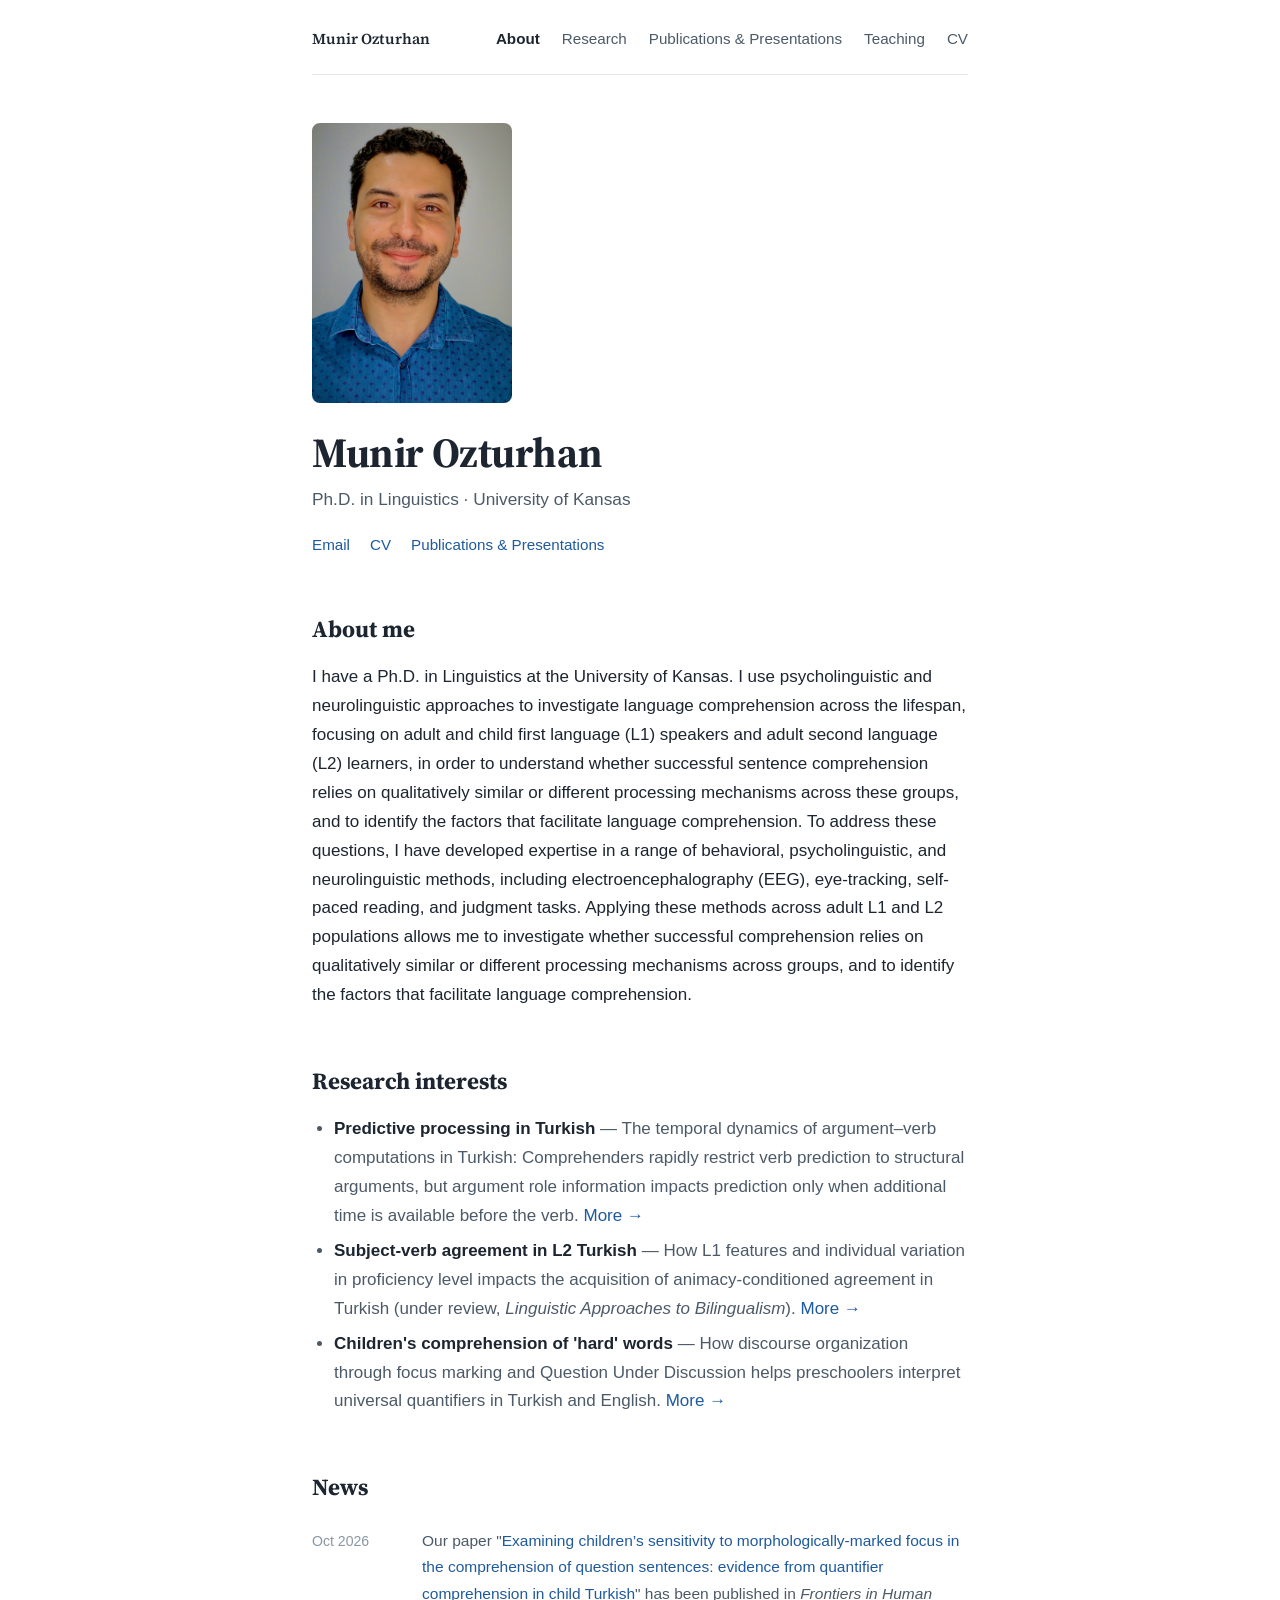
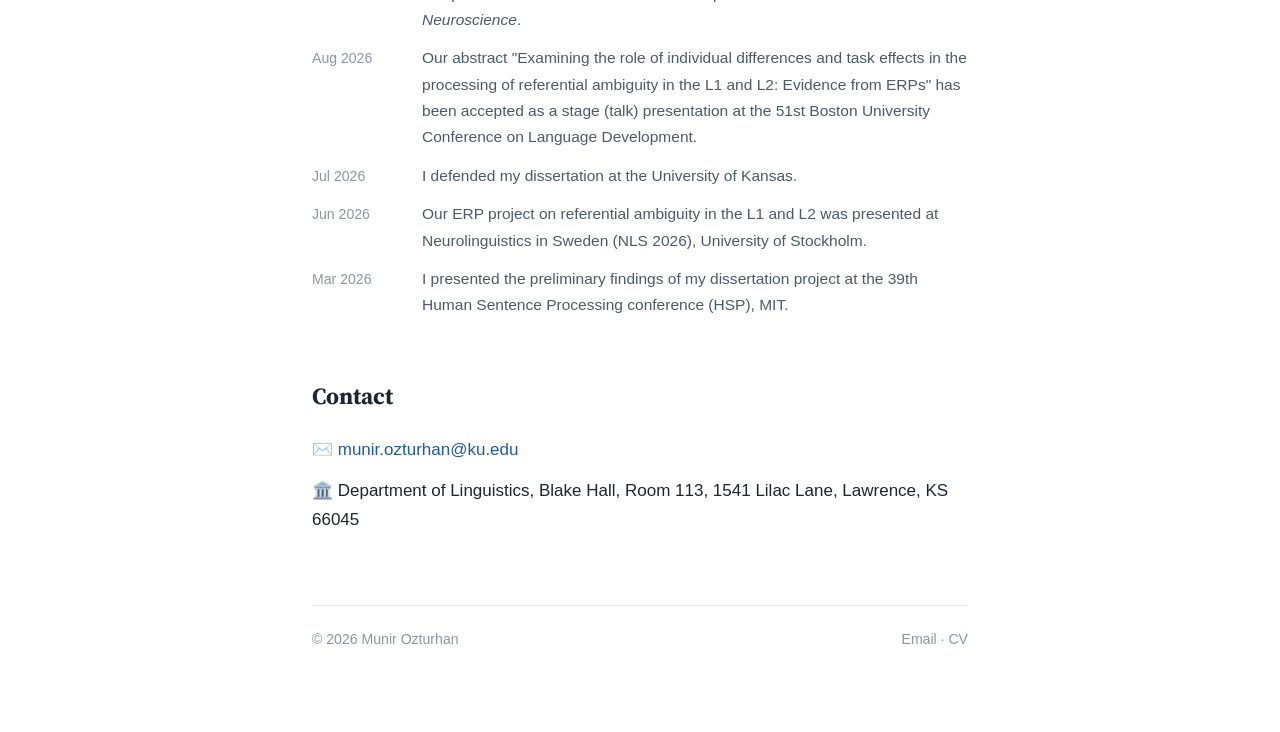
<file: index.html>
<!DOCTYPE html>
<html lang="en">
<head>
<meta charset="UTF-8">
<meta name="viewport" content="width=device-width, initial-scale=1.0">
<title>Munir Ozturhan</title>
<meta name="description" content="Munir Ozturhan — Ph.D. in Linguistics at the University of Kansas">
<link rel="preconnect" href="https://fonts.googleapis.com">
<link rel="preconnect" href="https://fonts.gstatic.com" crossorigin>
<link href="https://fonts.googleapis.com/css2?family=Source+Serif+4:wght@600;700&display=swap" rel="stylesheet">
<link rel="stylesheet" href="style.css">
</head>
<body>
<div class="page">

<nav class="top" aria-label="Main navigation">
  <a class="home" href="index.html">Munir Ozturhan</a>
  <a href="index.html" aria-current="page">About</a>
  <a href="research.html">Research</a>
  <a href="publications.html">Publications & Presentations</a>
  <a href="teaching.html">Teaching</a>
  <a href="cv.html">CV</a>
</nav>


<header class="identity">
  <img class="photo" src="Munir - Photo for website.jpg" alt="Munir Ozturhan">
  <h1>Munir Ozturhan</h1>
  <p class="role">Ph.D. in Linguistics · University of Kansas</p>
  <div class="link-row">
    <a href="mailto:munir.ozturhan@ku.edu">Email</a>
    <a href="cv.html">CV</a>
    <a href="publications.html">Publications & Presentations</a>
  </div>
</header>




<h2 id="about">About me</h2>
<p>
I have a Ph.D. in Linguistics at the University of Kansas. I use psycholinguistic and neurolinguistic approaches to investigate language comprehension across the lifespan, 
focusing on adult and child first language (L1) speakers and adult second language (L2) learners, 
in order to understand whether successful sentence comprehension relies on qualitatively similar or different processing mechanisms across these groups, 
and to identify the factors that facilitate language comprehension. 
To address these questions, I have developed expertise in a range of behavioral, psycholinguistic, and neurolinguistic methods, including electroencephalography (EEG), 
eye-tracking, self-paced reading, and judgment tasks. 
Applying these methods across adult L1 and L2 populations allows me to investigate whether successful comprehension relies on qualitatively similar or different processing mechanisms across groups, 
and to identify the factors that facilitate language comprehension. 
</p>

<h2 id="focus">Research interests</h2>
<ul class="disc">
  <li><strong>Predictive processing in Turkish</strong> — The temporal dynamics of argument–verb computations
      in Turkish: Comprehenders rapidly restrict verb prediction to structural arguments, but
      argument role information impacts prediction only when additional time is available before the
      verb. <a href="research.html#dissertation">More →</a></li>
  <li><strong>Subject-verb agreement in L2 Turkish</strong> — How L1 features and individual variation in proficiency level impacts the acquisition of
      animacy-conditioned agreement in Turkish (under review, <em>Linguistic Approaches to
      Bilingualism</em>). <a href="research.html#feature-reassembly">More →</a></li>
  <li><strong>Children's comprehension of 'hard' words </strong> — How discourse organization through focus marking and Question Under Discussion helps preschoolers interpret
      universal quantifiers in Turkish and English. <a href="research.html#child-quantifiers">More →</a></li>
</ul>

<h2 id="news">News</h2>
<ul class="plain news">
  <li>
  <time datetime="2026-10">Oct 2026</time>
  <p>Our paper "<a href="https://doi.org/10.3389/fnhum.2026.1914200" target="_blank" rel="noopener">Examining children’s sensitivity to morphologically-marked focus in the comprehension of question sentences: evidence from quantifier comprehension in child Turkish</a>" has been published in <em>Frontiers in Human Neuroscience</em>.</p>
</li>
  <li><time datetime="2026-08">Aug 2026</time><p>Our abstract "Examining the role of individual differences and task effects in the processing of referential ambiguity in the L1 and L2: Evidence from ERPs" has been accepted as a stage (talk) presentation at the 51st Boston University Conference on Language Development.</p></li>
  <li><time datetime="2026-07">Jul 2026</time><p>I defended my dissertation at the University of Kansas.</p></li>
  <li><time datetime="2026-06">Jun 2026</time><p>Our ERP project on referential ambiguity in the L1 and L2 was presented at Neurolinguistics in Sweden (NLS 2026), University of Stockholm.</p></li>
  <li><time datetime="2026-03">Mar 2026</time><p>I presented the preliminary findings of my dissertation project at the 39th Human Sentence Processing conference (HSP), MIT.</p></li>
</ul>

<h2 id="contact">Contact</h2>
<ul class="plain">
  <li>✉️ <a href="mailto:munir.ozturhan@ku.edu">munir.ozturhan@ku.edu</a></li>
  <li>🏛️ Department of Linguistics, Blake Hall, Room 113, 1541 Lilac Lane, Lawrence, KS 66045</li>
</ul>

<footer>
  <span>© 2026 Munir Ozturhan</span>
  <span><a href="mailto:munir.ozturhan@ku.edu">Email</a> · <a href="cv.html">CV</a></span>
</footer>

</div>
</body>
</html>
</file>
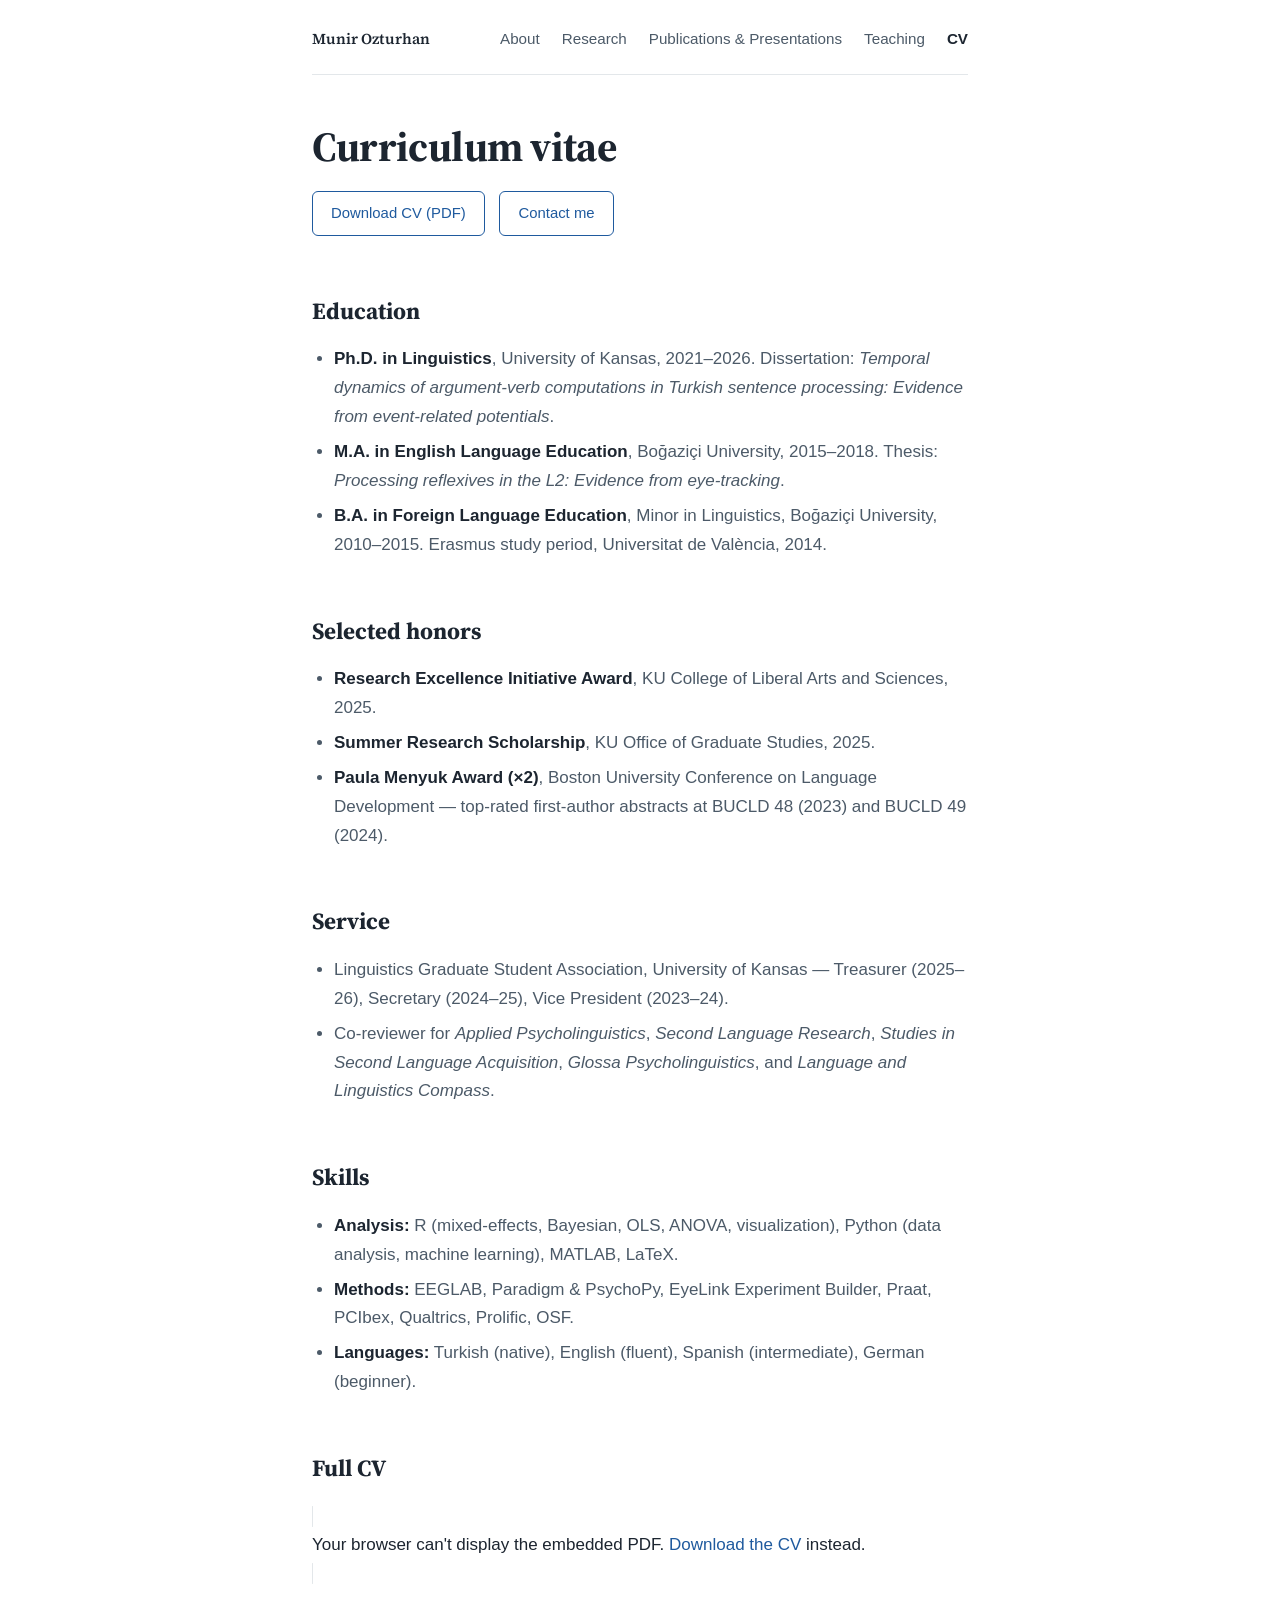
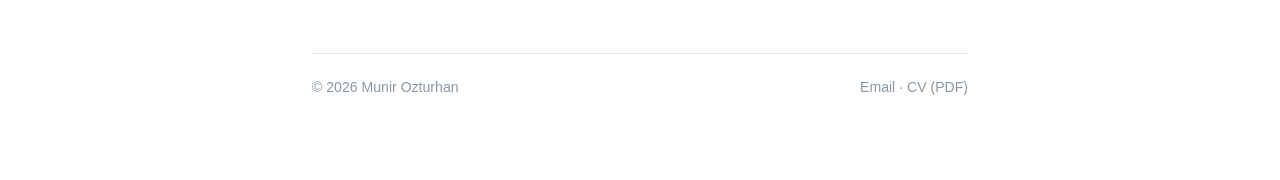
<file: cv.html>
<!DOCTYPE html>
<html lang="en">
<head>
<meta charset="UTF-8">
<meta name="viewport" content="width=device-width, initial-scale=1.0">
<title>CV — Munir Ozturhan</title>
<meta name="description" content="Curriculum vitae of Munir Ozturhan.">
<link rel="preconnect" href="https://fonts.googleapis.com">
<link rel="preconnect" href="https://fonts.gstatic.com" crossorigin>
<link href="https://fonts.googleapis.com/css2?family=Source+Serif+4:wght@600;700&display=swap" rel="stylesheet">
<link rel="stylesheet" href="style.css">
</head>
<body>
<div class="page">

<nav class="top" aria-label="Main navigation">
  <a class="home" href="index.html">Munir Ozturhan</a>
  <a href="index.html">About</a>
  <a href="research.html">Research</a>
  <a href="publications.html">Publications & Presentations</a>
  <a href="teaching.html">Teaching</a>
  <a href="cv.html" aria-current="page">CV</a>
</nav>

<h1>Curriculum vitae</h1>

<p style="margin-top:16px;">
  <a class="btn" href="Munir_Ozturhan_CV.pdf" download>Download CV (PDF)</a>
  <a class="btn" href="mailto:munir.ozturhan@ku.edu">Contact me</a>
</p>

<h2>Education</h2>
<ul class="disc">
  <li><strong>Ph.D. in Linguistics</strong>, University of Kansas, 2021–2026. Dissertation:
      <em>Temporal dynamics of argument-verb computations in Turkish sentence processing:
      Evidence from event-related potentials</em>.</li>
  <li><strong>M.A. in English Language Education</strong>, Boğaziçi University, 2015–2018.
      Thesis: <em>Processing reflexives in the L2: Evidence from eye-tracking</em>.</li>
  <li><strong>B.A. in Foreign Language Education</strong>, Minor in Linguistics, Boğaziçi
      University, 2010–2015. Erasmus study period, Universitat de València, 2014.</li>
</ul>

<h2>Selected honors</h2>
<ul class="disc">
  <li><strong>Research Excellence Initiative Award</strong>, KU College of Liberal Arts and Sciences, 2025.</li>
  <li><strong>Summer Research Scholarship</strong>, KU Office of Graduate Studies, 2025.</li>
  <li><strong>Paula Menyuk Award (×2)</strong>, Boston University Conference on Language Development —
      top-rated first-author abstracts at BUCLD 48 (2023) and BUCLD 49 (2024).</li>
</ul>

<h2>Service</h2>
<ul class="disc">
  <li>Linguistics Graduate Student Association, University of Kansas — Treasurer (2025–26),
      Secretary (2024–25), Vice President (2023–24).</li>
  <li>Co-reviewer for <em>Applied Psycholinguistics</em>, <em>Second Language Research</em>,
      <em>Studies in Second Language Acquisition</em>, <em>Glossa Psycholinguistics</em>, and
      <em>Language and Linguistics Compass</em>.</li>
</ul>

<h2>Skills</h2>
<ul class="disc">
  <li><strong>Analysis:</strong> R (mixed-effects, Bayesian, OLS, ANOVA, visualization), Python
      (data analysis, machine learning), MATLAB, LaTeX.</li>
  <li><strong>Methods:</strong> EEGLAB, Paradigm &amp; PsychoPy, EyeLink Experiment Builder, Praat,
      PCIbex, Qualtrics, Prolific, OSF.</li>
  <li><strong>Languages:</strong> Turkish (native), English (fluent), Spanish (intermediate),
      German (beginner).</li>
</ul>

<h2>Full CV</h2>
<object class="cv-frame" data="Munir_Ozturhan_CV.pdf" type="application/pdf" aria-label="Embedded CV PDF">
  <p>Your browser can't display the embedded PDF.
     <a href="Munir_Ozturhan_CV.pdf">Download the CV</a> instead.</p>
</object>

<footer>
  <span>© 2026 Munir Ozturhan</span>
  <span><a href="mailto:munir.ozturhan@ku.edu">Email</a> · <a href="Munir_Ozturhan_CV.pdf">CV (PDF)</a></span>
</footer>

</div>
</body>
</html>
</file>
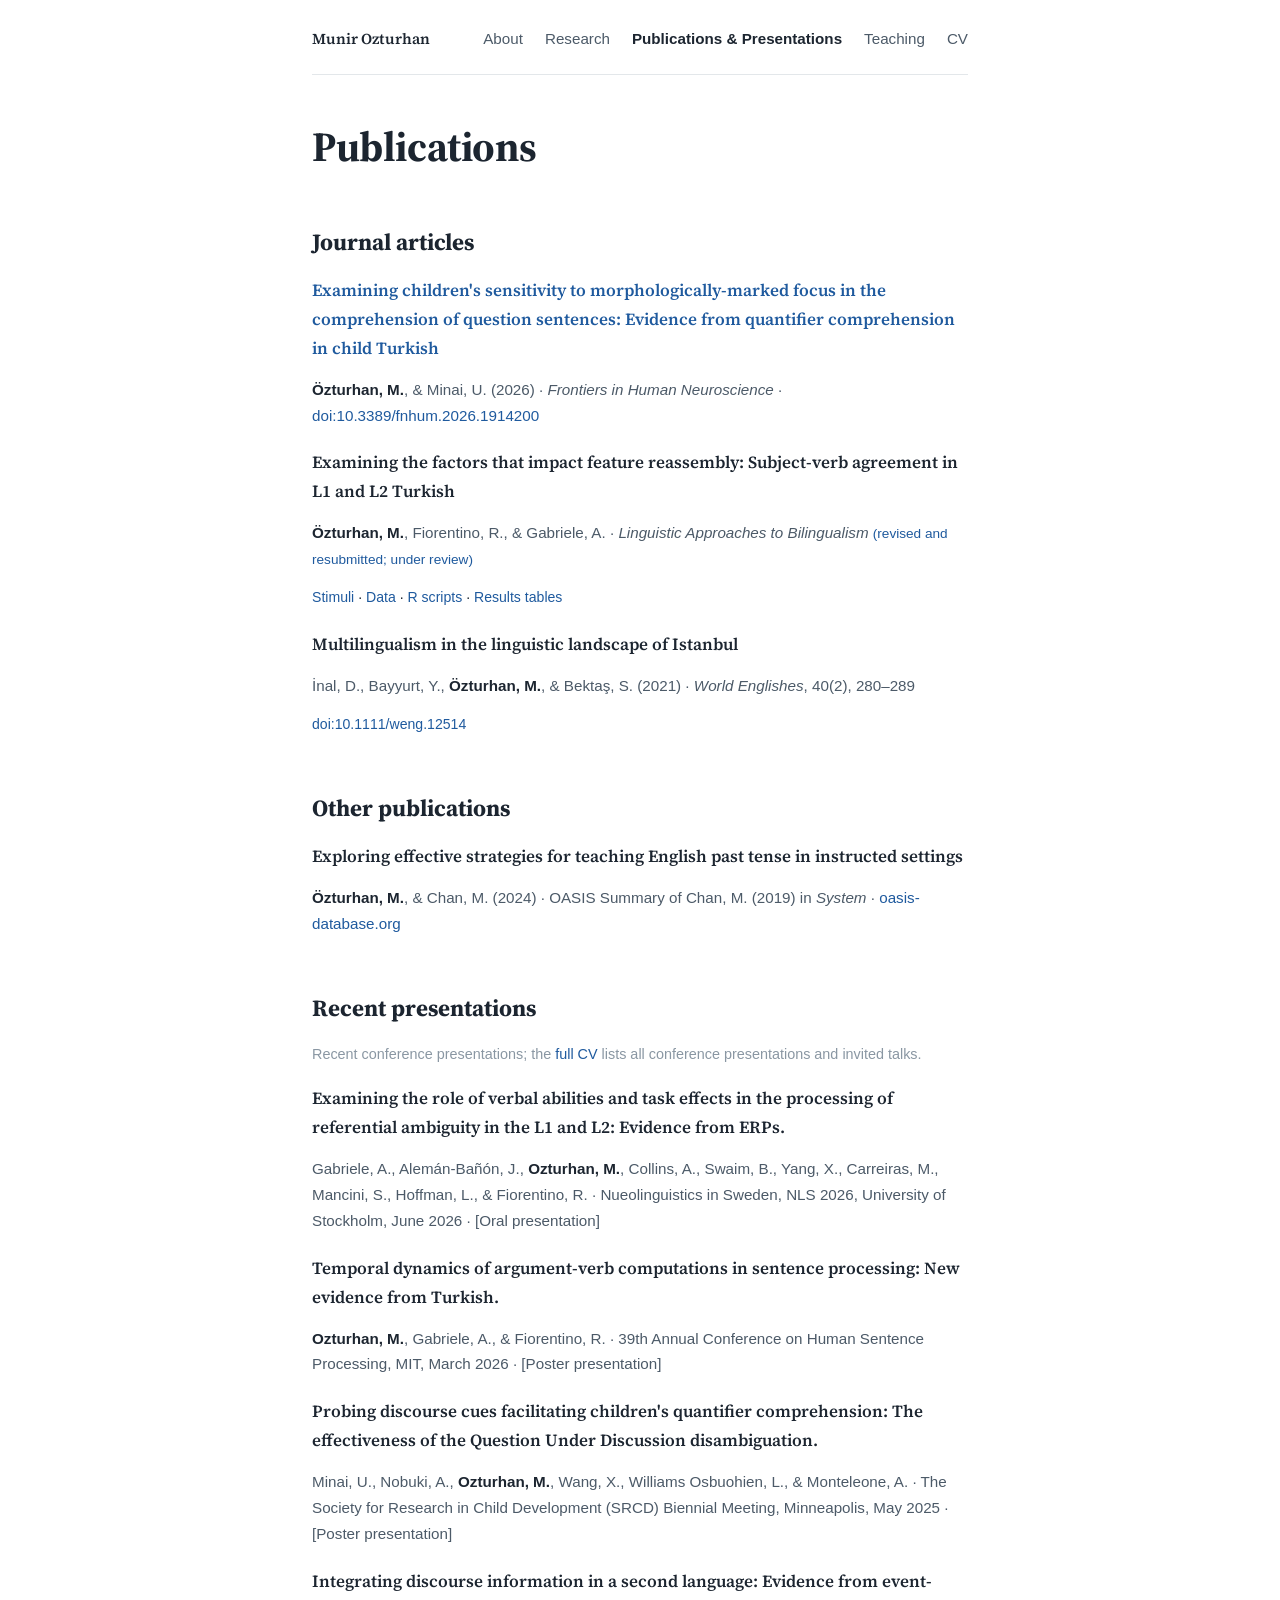
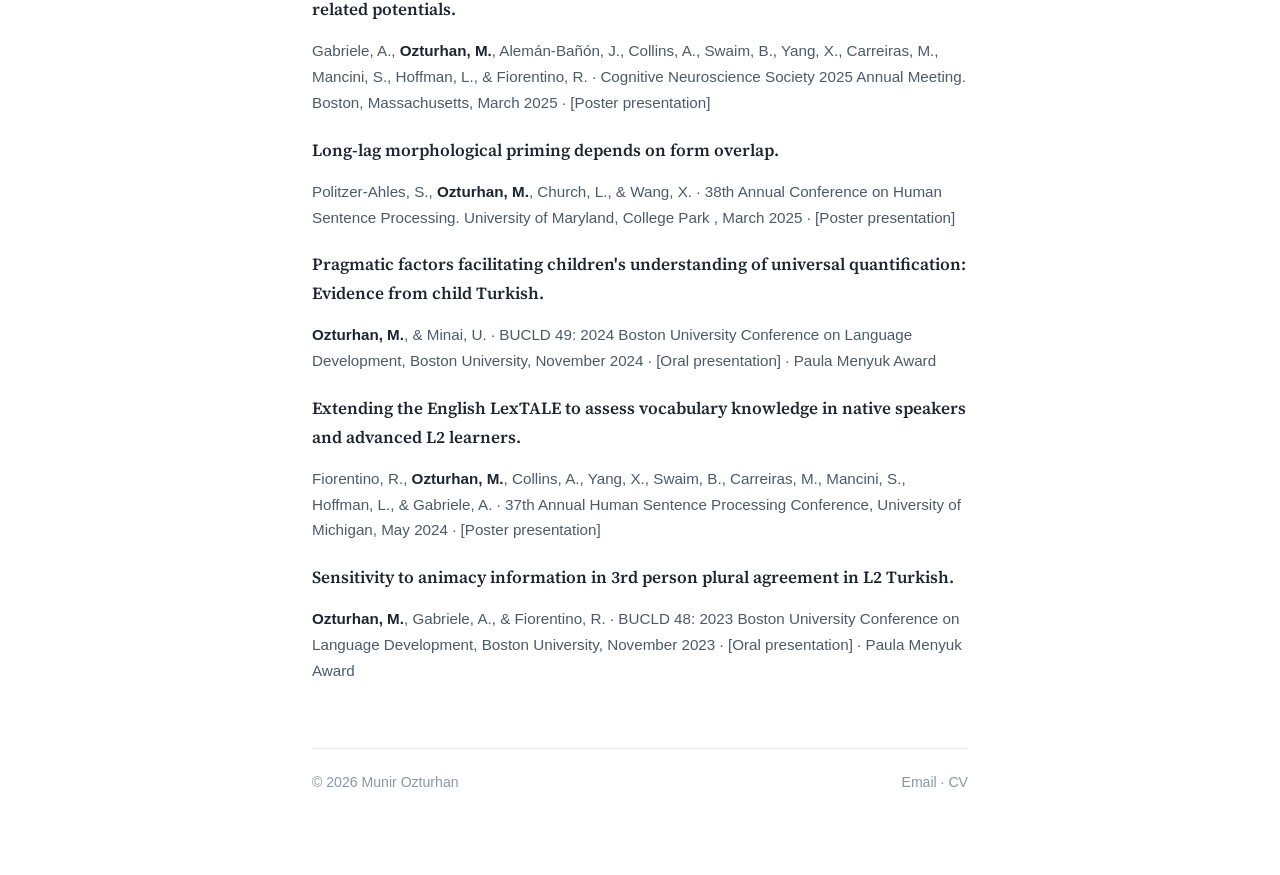
<file: publications.html>
<!DOCTYPE html>
<html lang="en">
<head>
<meta charset="UTF-8">
<meta name="viewport" content="width=device-width, initial-scale=1.0">
<title>Publications & Presentations — Munir Ozturhan</title>
<meta name="description" content="Publications and selected presentations of Munir Ozturhan.">
<link rel="preconnect" href="https://fonts.googleapis.com">
<link rel="preconnect" href="https://fonts.gstatic.com" crossorigin>
<link href="https://fonts.googleapis.com/css2?family=Source+Serif+4:wght@600;700&display=swap" rel="stylesheet">
<link rel="stylesheet" href="style.css">
</head>
<body>
<div class="page">

<nav class="top" aria-label="Main navigation">
  <a class="home" href="index.html">Munir Ozturhan</a>
  <a href="index.html">About</a>
  <a href="research.html">Research</a>
  <a href="publications.html" aria-current="page">Publications & Presentations</a>
  <a href="teaching.html">Teaching</a>
  <a href="cv.html">CV</a>
</nav>

<h1>Publications</h1>

<h2>Journal articles</h2>

  <div class="pub">
  <p class="title"><a href="https://doi.org/10.3389/fnhum.2026.1914200" target="_blank" rel="noopener">Examining children's sensitivity to morphologically-marked focus in the comprehension of question sentences: Evidence from quantifier comprehension in child Turkish</a></p>
  <p class="meta"><span class="me">Özturhan, M.</span>, &amp; Minai, U. (2026) · <em>Frontiers in Human Neuroscience</em> · <a href="https://doi.org/10.3389/fnhum.2026.1914200" target="_blank" rel="noopener">doi:10.3389/fnhum.2026.1914200</a></p>
</div>

<div class="pub">
  <p class="title">Examining the factors that impact feature reassembly: Subject-verb agreement in L1 and L2 Turkish</p>
  <p class="meta"><span class="me">Özturhan, M.</span>, Fiorentino, R., &amp; Gabriele, A. · <em>Linguistic Approaches to Bilingualism</em> <span class="status">(revised and resubmitted; under review)</span></p>
  <p class="links"><a href="#">Stimuli</a> · <a href="#">Data</a> · <a href="#">R scripts</a> · <a href="#">Results tables</a></p>
</div>

<div class="pub">
  <p class="title">Multilingualism in the linguistic landscape of Istanbul</p>
  <p class="meta">İnal, D., Bayyurt, Y., <span class="me">Özturhan, M.</span>, &amp; Bektaş, S. (2021) · <em>World Englishes</em>, 40(2), 280–289</p>
  <p class="links"><a href="https://doi.org/10.1111/weng.12514" rel="noopener">doi:10.1111/weng.12514</a></p>
</div>

<h2>Other publications</h2>
<div class="pub">
  <p class="title">Exploring effective strategies for teaching English past tense in instructed settings</p>
  <p class="meta"><span class="me">Özturhan, M.</span>, &amp; Chan, M. (2024) · OASIS Summary of Chan, M. (2019) in <em>System</em> · <a href="https://oasis-database.org" rel="noopener">oasis-database.org</a></p>
</div>

<h2>Recent presentations</h2>
<p class="small" style="margin-bottom:18px;">Recent conference presentations; the <a href="cv.html">full CV</a> lists all conference presentations and invited talks.</p>

<div class="pub">
  <p class="title">Examining the role of verbal abilities and task effects in the processing of referential ambiguity in the L1 and L2: Evidence from ERPs.</p>
  <p class="meta">Gabriele, A., Alemán-Bañón, J., <span class="me">Ozturhan, M.</span>, Collins, A., Swaim, B., Yang, X., Carreiras, M., Mancini, S.,
Hoffman, L., &amp; Fiorentino, R. · Nueolinguistics in Sweden, NLS 2026, University of Stockholm, June 2026 · [Oral presentation]</p>
</div>
<div class="pub">
  <p class="title">Temporal dynamics of argument-verb computations in sentence processing: New evidence from Turkish.</p>
  <p class="meta"><span class="me">Ozturhan, M.</span>, Gabriele, A., &amp; Fiorentino, R. · 39th Annual Conference on Human Sentence Processing, MIT, March 2026 · [Poster presentation]</p>
</div>
<div class="pub">
  <p class="title">Probing discourse cues facilitating children's quantifier comprehension: The effectiveness of the Question Under Discussion disambiguation.</p>
  <p class="meta">Minai, U., Nobuki, A., <span class="me">Ozturhan, M.</span>, Wang, X., Williams Osbuohien, L., &amp; Monteleone, A. · The Society for Research in Child Development (SRCD) Biennial Meeting, Minneapolis, May 2025 · [Poster presentation]</p>
</div>
<div class="pub">
  <p class="title">Integrating discourse information in a second language: Evidence from event-related potentials.</p>
  <p class="meta">Gabriele, A., <span class="me">Ozturhan, M.</span>, Alemán-Bañón, J., Collins, A., Swaim, B., Yang, X., Carreiras, M., Mancini, S.,
Hoffman, L., &amp; Fiorentino, R. · Cognitive Neuroscience Society 2025 Annual Meeting. Boston, Massachusetts, March 2025 · [Poster presentation] </p>
</div>
<div class="pub">
  <p class="title">Long-lag morphological priming depends on form overlap.</p>
  <p class="meta">Politzer-Ahles, S., <span class="me">Ozturhan, M.</span>, Church, L., &amp; Wang, X. · 38th Annual Conference on Human Sentence Processing. University of Maryland,
College Park , March 2025 · [Poster presentation] </p>
</div>
<div class="pub">
  <p class="title">Pragmatic factors facilitating children's understanding of universal quantification: Evidence from child Turkish.</p>
  <p class="meta"><span class="me">Ozturhan, M.</span>, &amp; Minai, U. · BUCLD 49: 2024 Boston University Conference on
Language Development, Boston University, November 2024 · [Oral presentation] · Paula Menyuk Award</p>
</div>
<div class="pub">
  <p class="title">Extending the English LexTALE to assess vocabulary knowledge in native speakers and advanced L2 learners.</p>
  <p class="meta">Fiorentino, R., <span class="me">Ozturhan, M.</span>, Collins, A., Yang, X., Swaim, B., Carreiras, M., Mancini, S., Hoffman, L., &amp; Gabriele, A. · 37th Annual Human Sentence Processing Conference, 
    University of Michigan, May 2024 · [Poster presentation] </p>
</div>
<div class="pub">
  <p class="title">Sensitivity to animacy information in 3rd person plural agreement in L2 Turkish.</p>
  <p class="meta"><span class="me">Ozturhan, M.</span>, Gabriele, A., &amp; Fiorentino, R. · BUCLD 48: 2023 Boston University Conference on
Language Development, Boston University, November 2023 · [Oral presentation] · Paula Menyuk Award</p>
</div>



<footer>
  <span>© 2026 Munir Ozturhan</span>
  <span><a href="mailto:munir.ozturhan@ku.edu">Email</a> · <a href="cv.html">CV</a></span>
</footer>

</div>
</body>
</html>
</file>
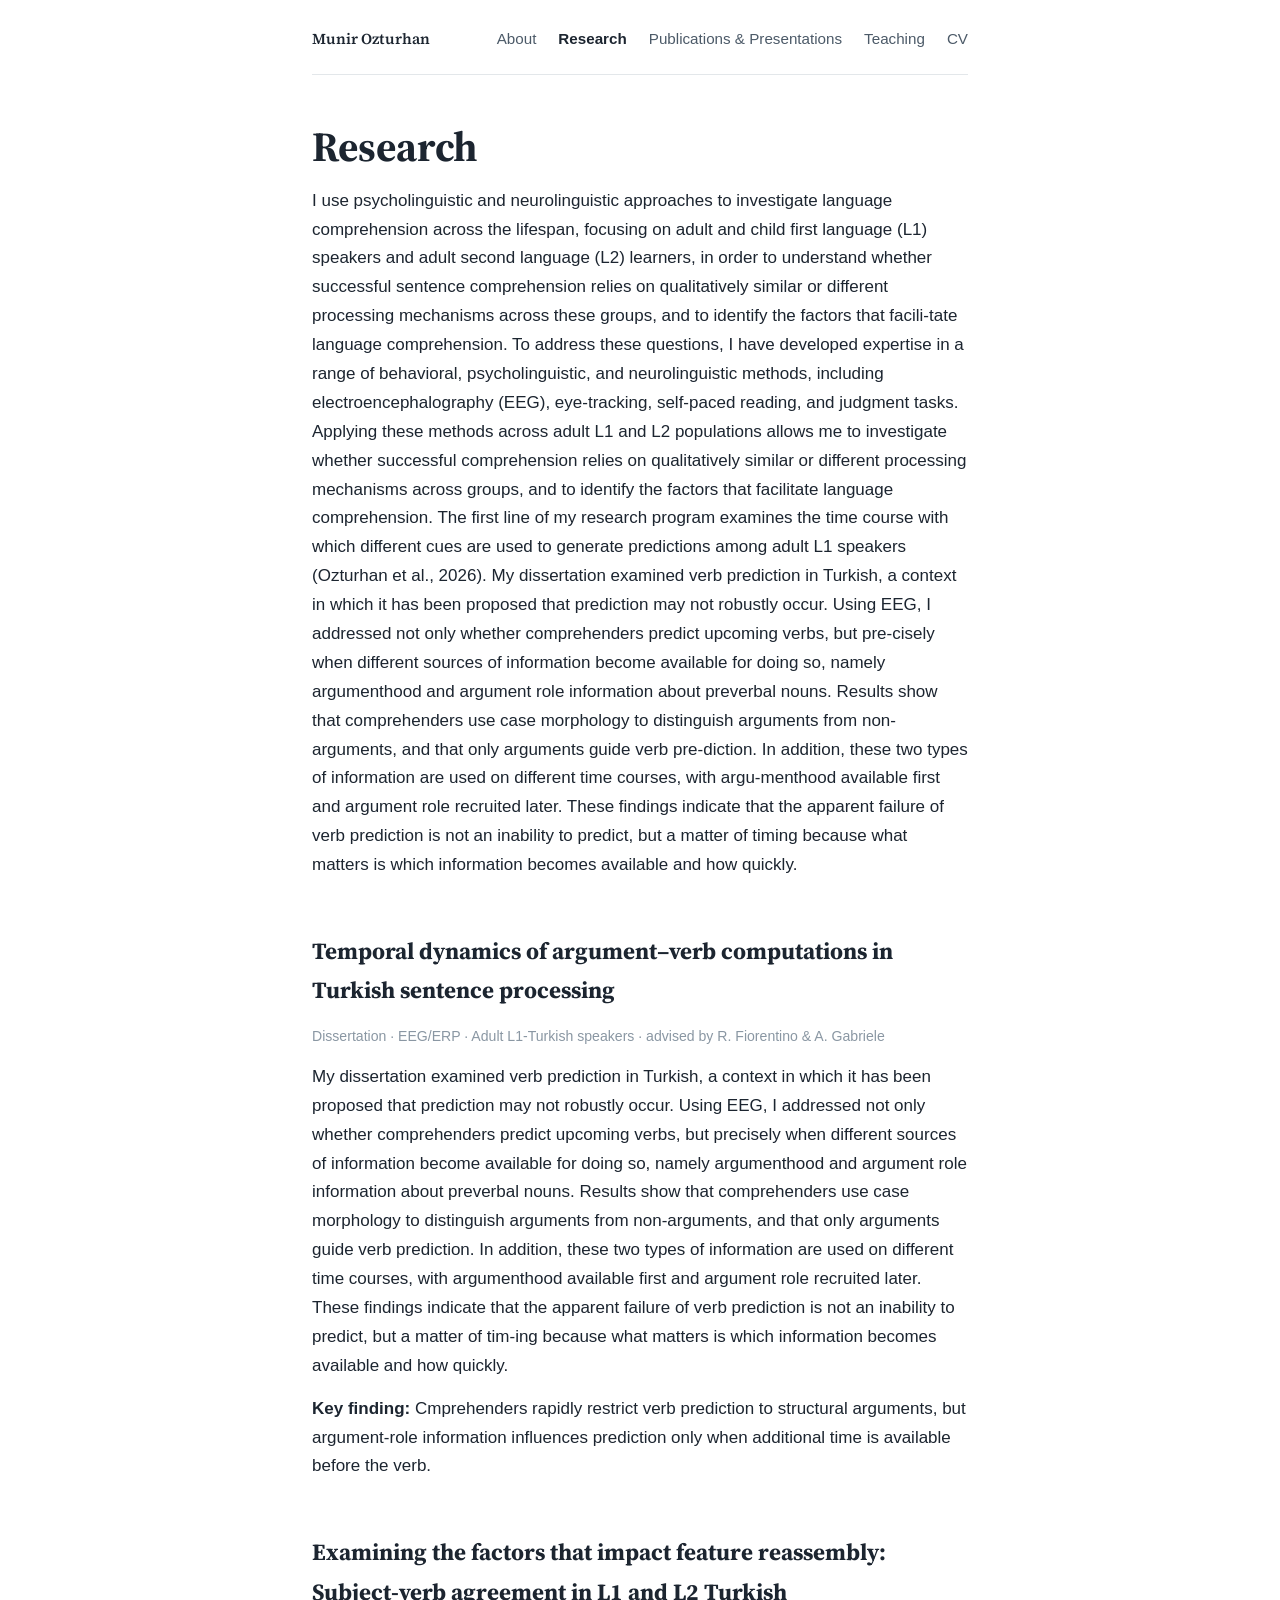
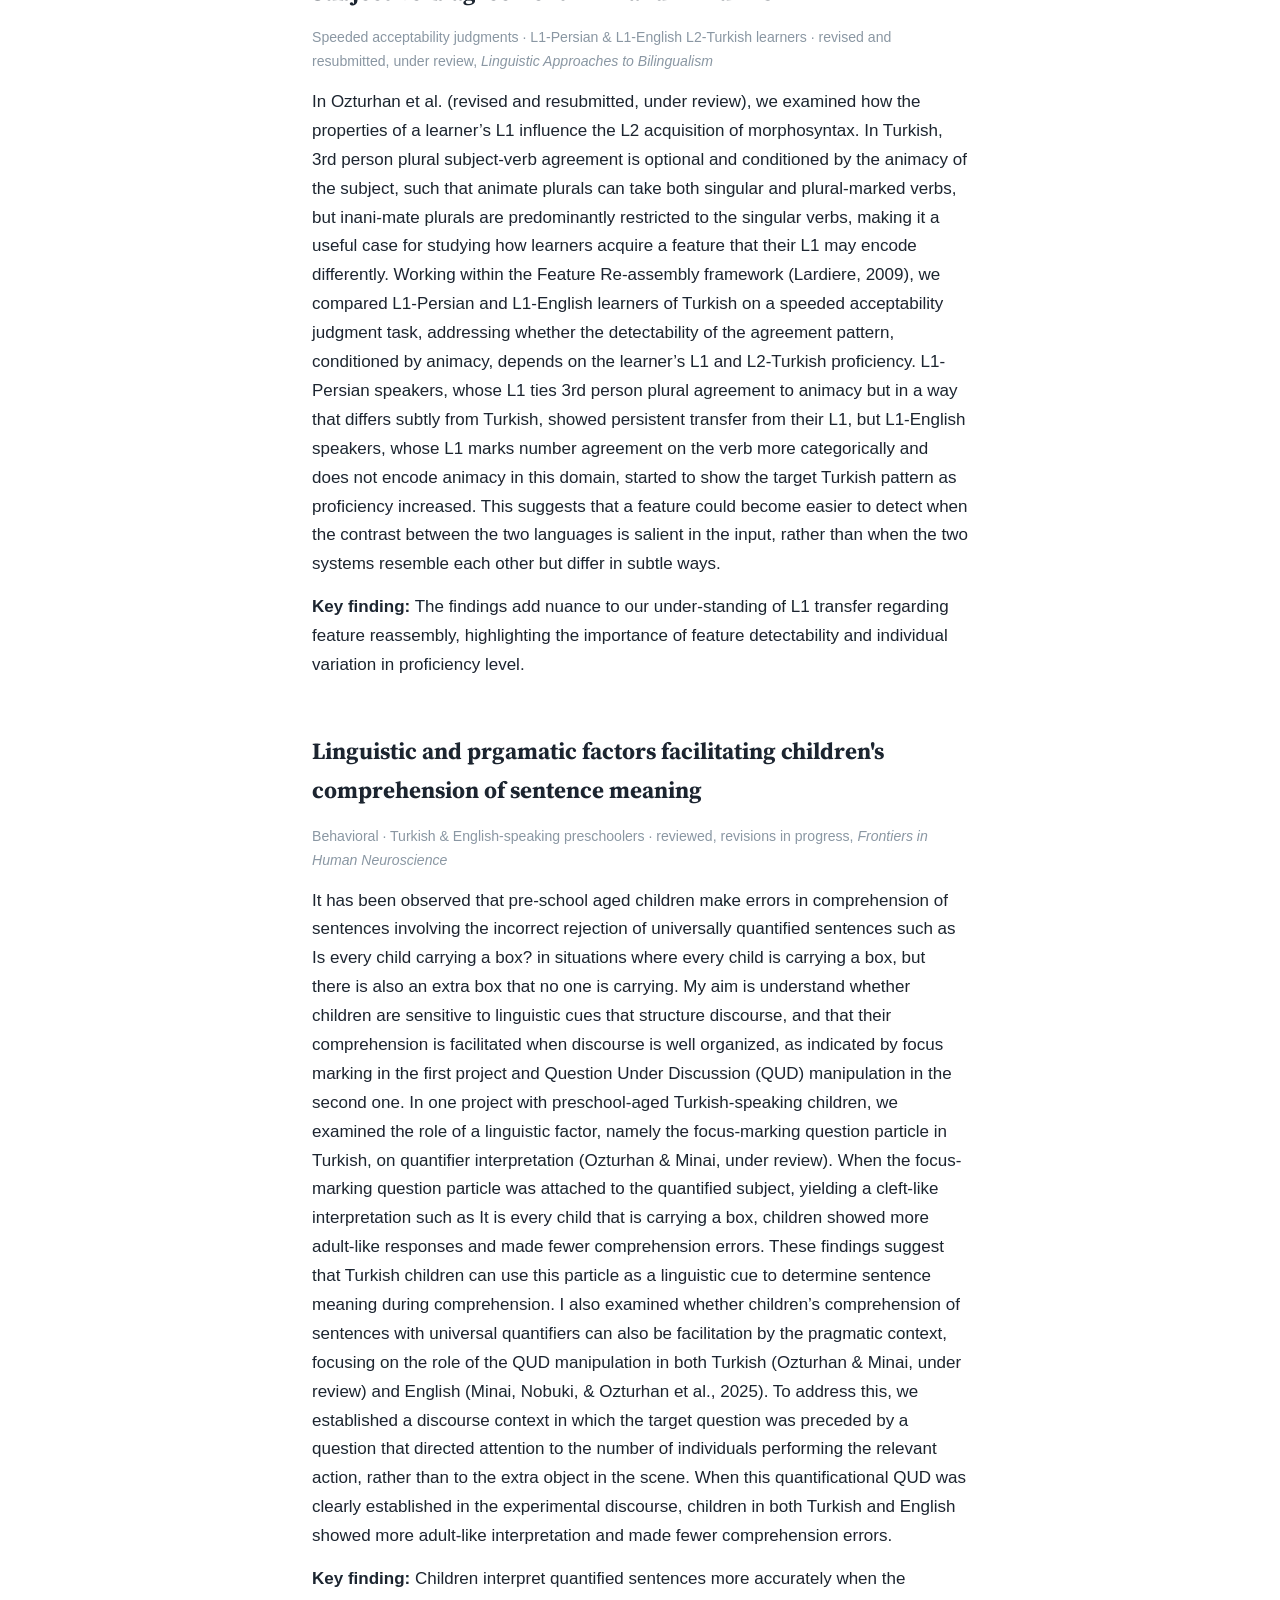
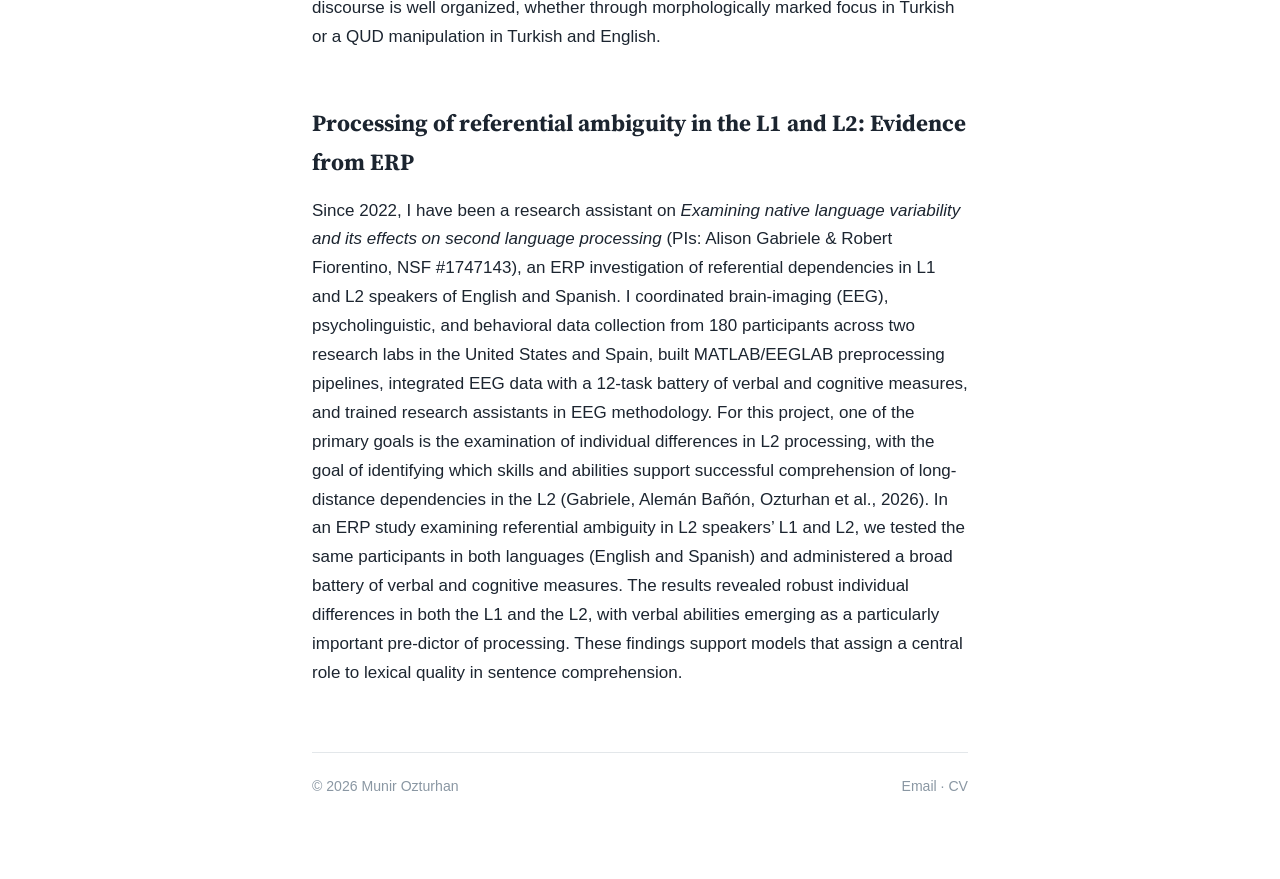
<file: research.html>
<!DOCTYPE html>
<html lang="en">
<head>
<meta charset="UTF-8">
<meta name="viewport" content="width=device-width, initial-scale=1.0">
<title>Research — Munir Ozturhan</title>
<meta name="description" content="Research program and core projects of Munir Ozturhan.">
<link rel="preconnect" href="https://fonts.googleapis.com">
<link rel="preconnect" href="https://fonts.gstatic.com" crossorigin>
<link href="https://fonts.googleapis.com/css2?family=Source+Serif+4:wght@600;700&display=swap" rel="stylesheet">
<link rel="stylesheet" href="style.css">
</head>
<body>
<div class="page">

<nav class="top" aria-label="Main navigation">
  <a class="home" href="index.html">Munir Ozturhan</a>
  <a href="index.html">About</a>
  <a href="research.html" aria-current="page">Research</a>
  <a href="publications.html">Publications & Presentations</a>
  <a href="teaching.html">Teaching</a>
  <a href="cv.html">CV</a>
</nav>

<h1>Research</h1>

<p style="margin-top:16px;">
I use psycholinguistic and neurolinguistic approaches to investigate language comprehension across the lifespan, focusing on adult and child first language (L1) speakers and adult second language (L2) learners,
in order to understand whether successful sentence comprehension relies on qualitatively similar or different processing mechanisms across these groups, and to identify the factors that facili-tate language comprehension. 
To address these questions, I have developed expertise in a range of behavioral, psycholinguistic, and neurolinguistic methods, including electroencephalography (EEG), eye-tracking, self-paced reading, and judgment tasks. 
Applying these methods across adult L1 and L2 populations allows me to investigate whether successful comprehension relies on qualitatively similar or different processing mechanisms across groups, and to identify the factors that facilitate language comprehension. The first line of my research program examines the time course with which different cues are used to generate predictions among adult L1 speakers (Ozturhan et al., 2026). My dissertation examined verb prediction in Turkish, a context in which it has been proposed that prediction may not robustly occur. Using EEG, I addressed not only whether comprehenders predict upcoming verbs, but pre-cisely when different sources of information become available for doing so, namely argumenthood and argument role information about preverbal nouns. Results show that comprehenders use case morphology to distinguish arguments from non-arguments, and that only arguments guide verb pre-diction. In addition, these two types of information are used on different time courses, with argu-menthood available first and argument role recruited later. These findings indicate that the apparent failure of verb prediction is not an inability to predict, but a matter of timing because what matters is which information becomes available and how quickly.
</p>


<h2 id="dissertation">Temporal dynamics of argument–verb computations in Turkish sentence processing</h2>
<div class="project">
  <p class="facts">Dissertation · EEG/ERP · Adult L1-Turkish speakers · advised by R. Fiorentino &amp; A. Gabriele</p>
  <p>
  My dissertation examined verb prediction in Turkish, a context in which it has been proposed that prediction may not robustly occur. 
  Using EEG, I addressed not only whether comprehenders predict upcoming verbs, but precisely when different sources of information become available for doing so, namely argumenthood and argument role information about preverbal nouns. 
  Results show that comprehenders use case morphology to distinguish arguments from non-arguments, and that only arguments guide verb prediction. 
  In addition, these two types of information are used on different time courses, with argumenthood available first and argument role recruited later. 
  These findings indicate that the apparent failure of verb prediction is not an inability to predict, but a matter of tim-ing because what matters is which information becomes available and how quickly.
  </p>
  <p>
  <em class="finding">Key finding:</em> Cmprehenders rapidly restrict verb prediction to structural
  arguments, but argument-role information influences prediction only when additional time is available before the verb.
  </p>
</div>

<h2 id="feature-reassembly">Examining the factors that impact feature reassembly: Subject-verb agreement in L1 and L2 Turkish </h2>
<div class="project">
  <p class="facts">Speeded acceptability judgments · L1-Persian &amp; L1-English L2-Turkish learners · revised and resubmitted, under review, <em>Linguistic Approaches to Bilingualism</em></p>
  <p>
  In Ozturhan et al. (revised and resubmitted, under review), we examined how the properties of a learner’s L1 influence the L2 acquisition of morphosyntax. 
  In Turkish, 3rd person plural subject-verb agreement is optional and conditioned by the animacy of the subject, such that animate plurals can take both singular and plural-marked verbs, but inani-mate plurals are predominantly restricted to the singular verbs, making it a useful case for studying how learners acquire a feature that their L1 may encode differently. 
  Working within the Feature Re-assembly framework (Lardiere, 2009), we compared L1-Persian and L1-English learners of Turkish on a speeded acceptability judgment task, addressing whether the detectability of the agreement pattern, conditioned by animacy, depends on the learner’s L1 and L2-Turkish proficiency. 
  L1-Persian speakers, whose L1 ties 3rd person plural agreement to animacy but in a way that differs subtly from Turkish, showed persistent transfer from their L1, but L1-English speakers, whose L1 marks number agreement on the verb more categorically and does not encode animacy in this domain, started to show the target Turkish pattern as proficiency increased. 
  This suggests that a feature could become easier to detect when the contrast between the two languages is salient in the input, rather than when the two systems resemble each other but differ in subtle ways. 
  </p>
  <p>
  <em class="finding">Key finding:</em> The findings add nuance to our under-standing of L1 transfer regarding feature reassembly, highlighting the importance of feature detectability and individual variation in proficiency level. 
  </p>
</div>

<h2 id="child-quantifiers">Linguistic and prgamatic factors facilitating children's comprehension of sentence meaning</h2>
<div class="project">
  <p class="facts">Behavioral · Turkish &amp; English-speaking preschoolers · reviewed, revisions in progress, <em>Frontiers in Human Neuroscience</em></p>
  <p>
It has been observed that pre-school aged children make errors in comprehension of sentences involving the incorrect rejection of universally quantified sentences such as Is every child carrying a box? in situations where every child is carrying a box, but there is also an extra box that no one is carrying. 
My aim is understand whether children are sensitive to linguistic cues that structure discourse, and that their comprehension is facilitated when discourse is well organized, as indicated by focus marking in the first project and Question Under Discussion (QUD) manipulation in the second one.
In one project with preschool-aged Turkish-speaking children, we examined the role of a linguistic factor, namely the focus-marking question particle in Turkish, on quantifier interpretation (Ozturhan & Minai, under review). When the focus-marking question particle was attached to the quantified subject, yielding a cleft-like interpretation such as It is every child that is carrying a box, children showed more adult-like responses and made fewer comprehension errors. 
These findings suggest that Turkish children can use this particle as a linguistic cue to determine sentence meaning during comprehension. 
I also examined whether children’s comprehension of sentences with universal quantifiers can also be facilitation by the pragmatic context, focusing on the role of the QUD manipulation in both Turkish (Ozturhan & Minai, under review) and English (Minai, Nobuki, & Ozturhan et al., 2025). 
To address this, we established a discourse context in which the target question was preceded by a question that directed attention to the number of individuals performing the relevant action, rather than to the extra object in the scene. When this quantificational QUD was clearly established in the experimental discourse, children in both Turkish and English showed more adult-like interpretation and made fewer comprehension errors.
  </p>
  <p>
  <em class="finding">Key finding:</em> Children interpret quantified sentences more accurately when the discourse is well organized, whether through morphologically marked focus in Turkish or a
  QUD manipulation in Turkish and English.
  </p>
</div>

<h2>Processing of referential ambiguity in the L1 and L2: Evidence from ERP</h2>
<p>
Since 2022, I have been a research assistant on <em>Examining native language variability and its
effects on second language processing</em> (PIs: Alison Gabriele &amp; Robert Fiorentino, NSF #1747143),
an ERP investigation of referential dependencies in L1 and L2 speakers of English and Spanish. I
coordinated brain-imaging (EEG), psycholinguistic, and behavioral data collection from 180 participants across two research labs in the United
States and Spain, built MATLAB/EEGLAB preprocessing pipelines, integrated EEG data with a 12-task
battery of verbal and cognitive measures, and trained research assistants in EEG methodology. 
For this project, one of the primary goals is the examination of individual differences in L2 processing, with the goal of identifying which skills and abilities support successful comprehension of long-distance dependencies in the L2 (Gabriele, Alemán Bañón, Ozturhan et al., 2026). 
In an ERP study examining referential ambiguity in L2 speakers’ L1 and L2, we tested the same participants in both languages (English and Spanish) and administered a broad battery of verbal and cognitive measures. 
The results revealed robust individual differences in both the L1 and the L2, with verbal abilities emerging as a particularly important pre-dictor of processing. 
These findings support models that assign a central role to lexical quality in sentence comprehension.

</p>

<footer>
  <span>© 2026 Munir Ozturhan</span>
  <span><a href="mailto:munir.ozturhan@ku.edu">Email</a> · <a href="cv.html">CV</a></span>
</footer>

</div>
</body>
</html>
</file>
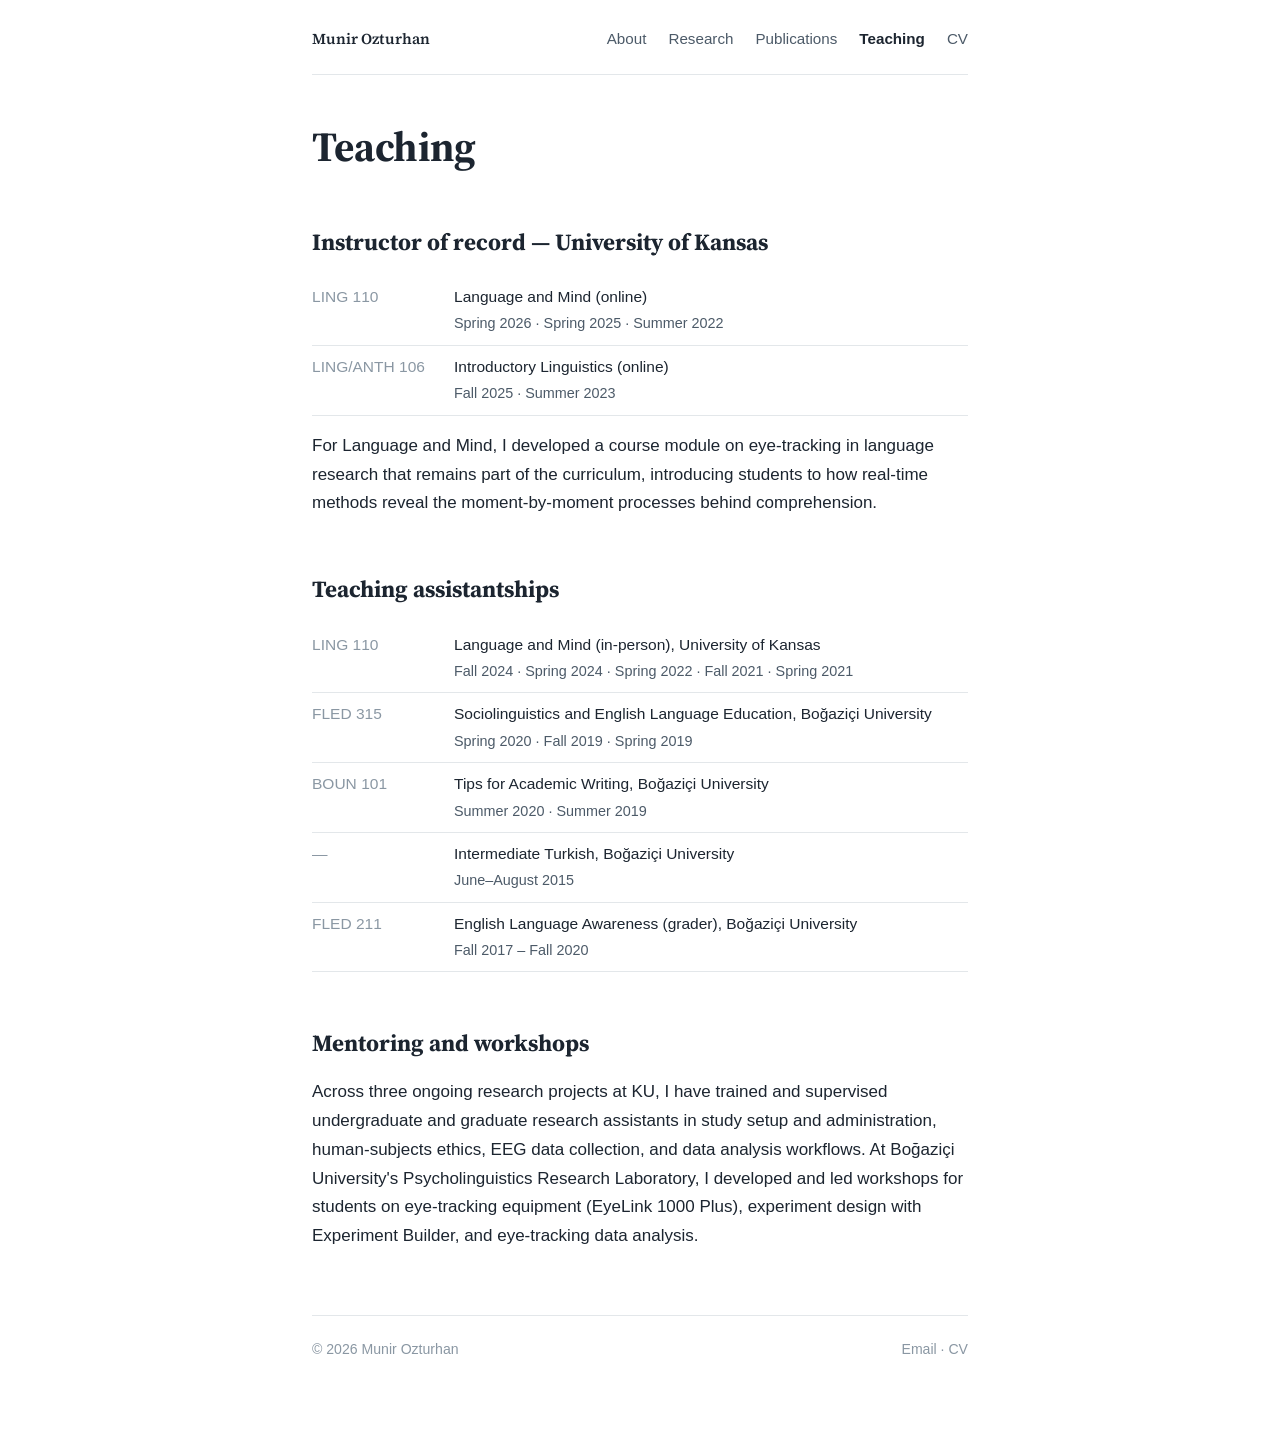
<file: teaching.html>
<!DOCTYPE html>
<html lang="en">
<head>
<meta charset="UTF-8">
<meta name="viewport" content="width=device-width, initial-scale=1.0">
<title>Teaching — Munir Ozturhan</title>
<meta name="description" content="Teaching experience of Munir Ozturhan.">
<link rel="preconnect" href="https://fonts.googleapis.com">
<link rel="preconnect" href="https://fonts.gstatic.com" crossorigin>
<link href="https://fonts.googleapis.com/css2?family=Source+Serif+4:wght@600;700&display=swap" rel="stylesheet">
<link rel="stylesheet" href="style.css">
</head>
<body>
<div class="page">

<nav class="top" aria-label="Main navigation">
  <a class="home" href="index.html">Munir Ozturhan</a>
  <a href="index.html">About</a>
  <a href="research.html">Research</a>
  <a href="publications.html">Publications</a>
  <a href="teaching.html" aria-current="page">Teaching</a>
  <a href="cv.html">CV</a>
</nav>

<h1>Teaching</h1>

<h2>Instructor of record — University of Kansas</h2>
<div class="course">
  <span class="code">LING 110</span>
  <span>Language and Mind (online)<br><span class="terms">Spring 2026 · Spring 2025 · Summer 2022</span></span>
</div>
<div class="course">
  <span class="code">LING/ANTH 106</span>
  <span>Introductory Linguistics (online)<br><span class="terms">Fall 2025 · Summer 2023</span></span>
</div>
<p style="margin-top:16px;">
For Language and Mind, I developed a course module on eye-tracking in language research that
remains part of the curriculum, introducing students to how real-time methods reveal the
moment-by-moment processes behind comprehension.
</p>

<h2>Teaching assistantships</h2>
<div class="course">
  <span class="code">LING 110</span>
  <span>Language and Mind (in-person), University of Kansas<br><span class="terms">Fall 2024 · Spring 2024 · Spring 2022 · Fall 2021 · Spring 2021</span></span>
</div>
<div class="course">
  <span class="code">FLED 315</span>
  <span>Sociolinguistics and English Language Education, Boğaziçi University<br><span class="terms">Spring 2020 · Fall 2019 · Spring 2019</span></span>
</div>
<div class="course">
  <span class="code">BOUN 101</span>
  <span>Tips for Academic Writing, Boğaziçi University<br><span class="terms">Summer 2020 · Summer 2019</span></span>
</div>
<div class="course">
  <span class="code">—</span>
  <span>Intermediate Turkish, Boğaziçi University<br><span class="terms">June–August 2015</span></span>
</div>
<div class="course">
  <span class="code">FLED 211</span>
  <span>English Language Awareness (grader), Boğaziçi University<br><span class="terms">Fall 2017 – Fall 2020</span></span>
</div>

<h2>Mentoring and workshops</h2>
<p>
Across three ongoing research projects at KU, I have trained and supervised undergraduate and
graduate research assistants in study setup and administration, human-subjects ethics, EEG data
collection, and data analysis workflows. At Boğaziçi University's Psycholinguistics Research
Laboratory, I developed and led workshops for students on eye-tracking equipment
(EyeLink 1000 Plus), experiment design with Experiment Builder, and eye-tracking data analysis.
</p>

<footer>
  <span>© 2026 Munir Ozturhan</span>
  <span><a href="mailto:munir.ozturhan@ku.edu">Email</a> · <a href="cv.html">CV</a></span>
</footer>

</div>
</body>
</html>
</file>
<file: style.css>
/* Munir Ozturhan — minimal academic site
   One column, one accent, quiet type. */

:root {
  --ink: #1c2530;
  --soft: #4c5a68;
  --faint: #8a97a3;
  --accent: #1f5a9e;
  --rule: #e3e7ea;
  --bg: #ffffff;
  --serif: "Source Serif 4", Georgia, "Times New Roman", serif;
  --sans: -apple-system, BlinkMacSystemFont, "Segoe UI", Roboto, "Helvetica Neue", Arial, sans-serif;
}

* { box-sizing: border-box; margin: 0; padding: 0; }

body {
  font-family: var(--sans);
  font-size: 17px;
  line-height: 1.7;
  color: var(--ink);
  background: var(--bg);
}

.page {
  max-width: 700px;
  margin: 0 auto;
  padding: 0 22px 80px;
}

a { color: var(--accent); text-decoration: none; }
a:hover { text-decoration: underline; text-underline-offset: 3px; }
a:focus-visible { outline: 2px solid var(--accent); outline-offset: 3px; }

/* Nav */
nav.top {
  display: flex;
  gap: 8px 22px;
  flex-wrap: wrap;
  align-items: baseline;
  padding: 26px 0 22px;
  border-bottom: 1px solid var(--rule);
  margin-bottom: 48px;
  font-size: 0.95rem;
}
nav.top .home { font-family: var(--serif); font-weight: 600; color: var(--ink); margin-right: auto; }
nav.top .home:hover { text-decoration: none; color: var(--accent); }
nav.top a { color: var(--soft); }
nav.top a[aria-current="page"] { color: var(--ink); font-weight: 600; }
nav.top a:hover { color: var(--accent); }

/* Header block on home */
.identity { margin-bottom: 8px; }
.identity img.photo {
  width: 200px;
  height: 280px;
  object-fit: cover;
  border-radius: 8px;
  display: block;
  margin-bottom: 26px;
}
.identity .photo-placeholder {
  width: 200px; height: 280px;
  border-radius: 8px;
  border: 1px dashed var(--rule);
  display: flex; align-items: center; justify-content: center;
  text-align: center;
  color: var(--faint);
  font-size: 0.78rem;
  padding: 10px;
  margin-bottom: 26px;
}
h1 {
  font-family: var(--serif);
  font-weight: 700;
  font-size: clamp(2rem, 5vw, 2.6rem);
  line-height: 1.15;
  letter-spacing: -0.01em;
}
p.role {
  margin-top: 8px;
  font-size: 1.08rem;
  color: var(--soft);
}
.link-row {
  margin-top: 18px;
  display: flex;
  gap: 8px 20px;
  flex-wrap: wrap;
  font-size: 0.95rem;
}

/* Sections */
h2 {
  font-family: var(--serif);
  font-weight: 700;
  font-size: 1.45rem;
  margin: 52px 0 14px;
}
h3 {
  font-family: var(--serif);
  font-weight: 600;
  font-size: 1.12rem;
  margin: 34px 0 8px;
}
p + p { margin-top: 14px; }
.muted { color: var(--soft); }
.small { font-size: 0.9rem; color: var(--faint); }
em.finding { font-style: normal; font-weight: 600; }

ul.plain { list-style: none; }
ul.plain li { padding: 6px 0; }
ul.disc { padding-left: 22px; }
ul.disc li { margin: 6px 0; color: var(--soft); }
ul.disc li strong { color: var(--ink); }

/* News */
.news li { display: grid; grid-template-columns: 96px 1fr; gap: 14px; padding: 7px 0; }
.news time { color: var(--faint); font-size: 0.88rem; padding-top: 2px; white-space: nowrap; }
.news p { color: var(--soft); font-size: 0.97rem; }

/* Publications */
.pub { margin: 0 0 20px; }
.pub .title { font-family: var(--serif); font-weight: 600; }
.pub .meta { color: var(--soft); font-size: 0.95rem; }
.pub .meta .me { font-weight: 600; color: var(--ink); }
.pub .meta .status { color: var(--accent); font-size: 0.85rem; }
.pub .links { font-size: 0.88rem; }

/* Project entries */
.project { margin-bottom: 40px; }
.project .facts { color: var(--faint); font-size: 0.88rem; margin-bottom: 8px; }

/* Teaching table-ish lists */
.course { display: grid; grid-template-columns: 128px 1fr; gap: 14px; padding: 8px 0; border-bottom: 1px solid var(--rule); font-size: 0.97rem; }
.course:last-child { border-bottom: none; }
.course .code { color: var(--faint); white-space: nowrap; }
.course .terms { color: var(--soft); font-size: 0.9rem; }

/* CV */
.btn {
  display: inline-block;
  border: 1px solid var(--accent);
  border-radius: 6px;
  padding: 9px 18px;
  font-size: 0.93rem;
  margin: 4px 10px 4px 0;
}
.btn:hover { background: var(--accent); color: #fff; text-decoration: none; }
.cv-frame {
  width: 100%;
  height: 80vh;
  border: 1px solid var(--rule);
  border-radius: 6px;
  margin-top: 22px;
}

/* Footer */
footer {
  margin-top: 64px;
  padding-top: 22px;
  border-top: 1px solid var(--rule);
  font-size: 0.88rem;
  color: var(--faint);
  display: flex;
  justify-content: space-between;
  gap: 10px 20px;
  flex-wrap: wrap;
}
footer a { color: var(--faint); }
footer a:hover { color: var(--accent); }

@media (max-width: 560px) {
  .news li { grid-template-columns: 1fr; gap: 0; }
  .course { grid-template-columns: 1fr; gap: 2px; }
}
</file>
